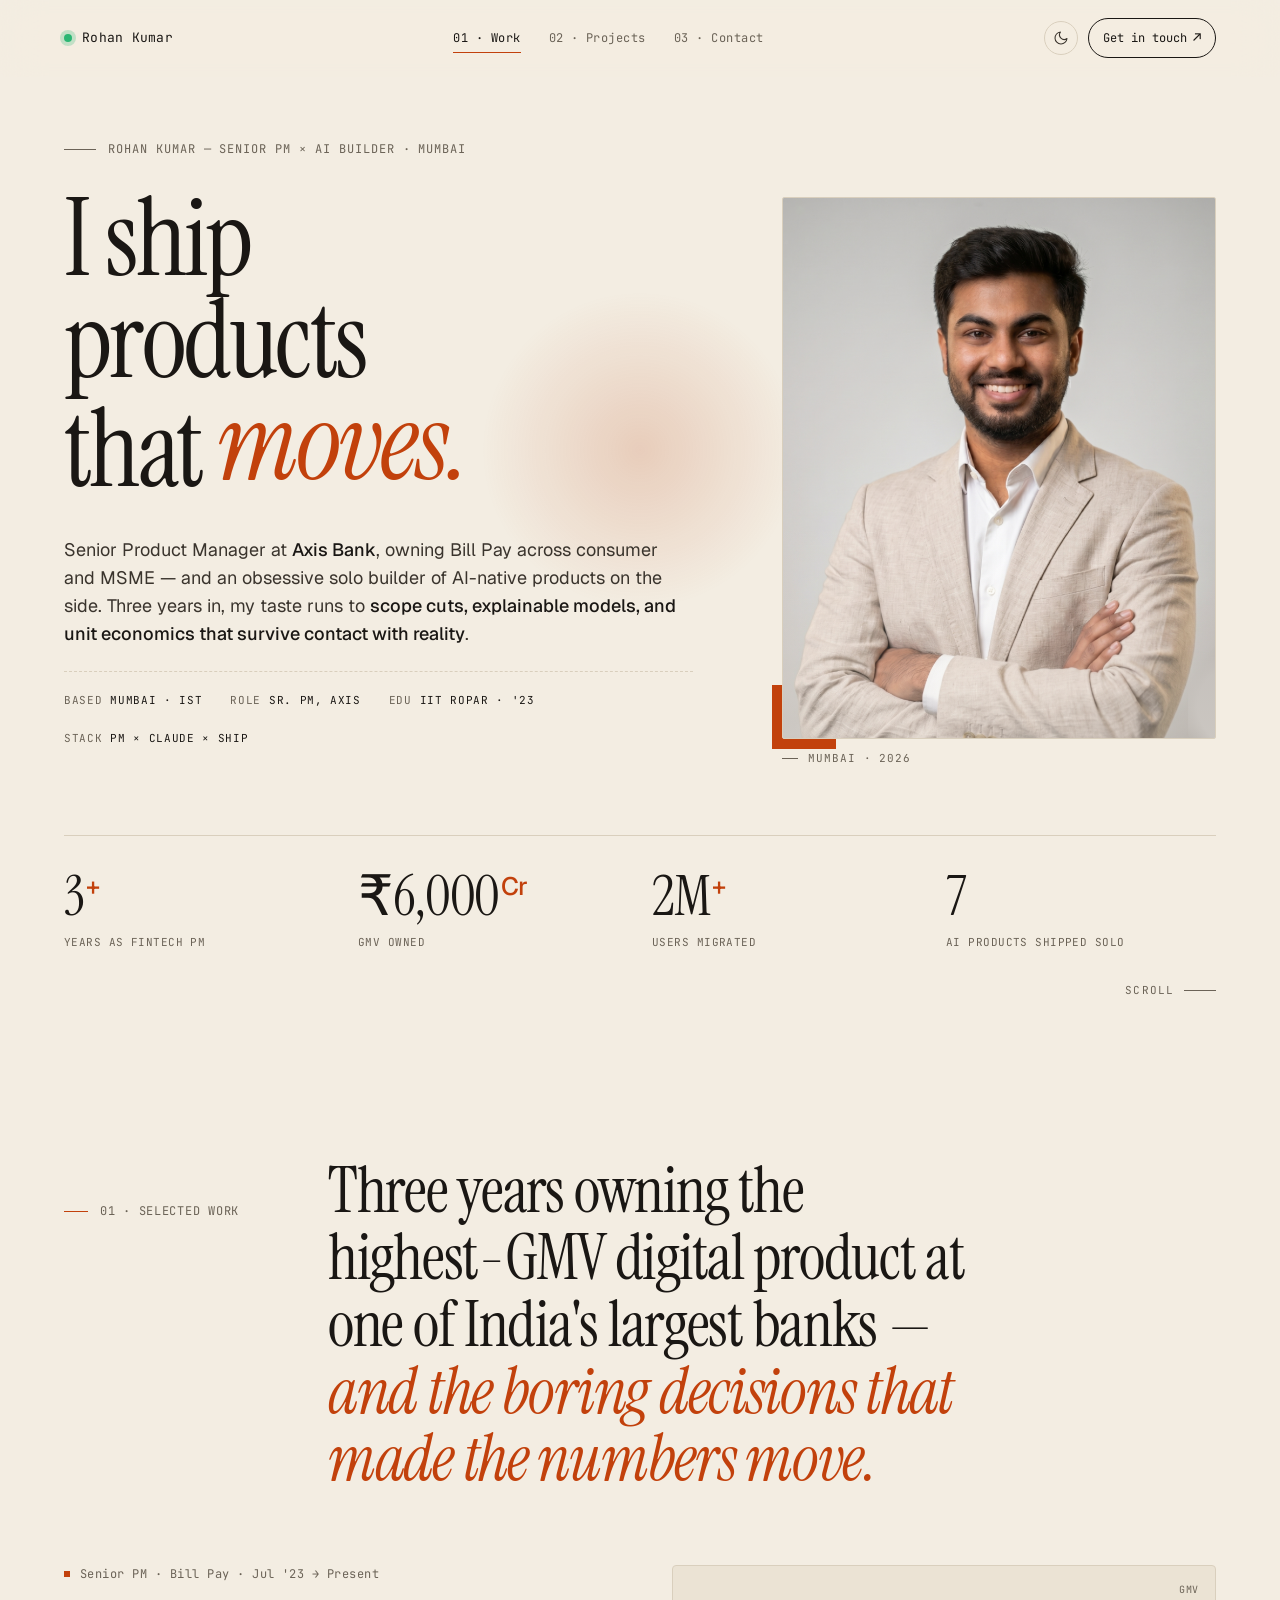
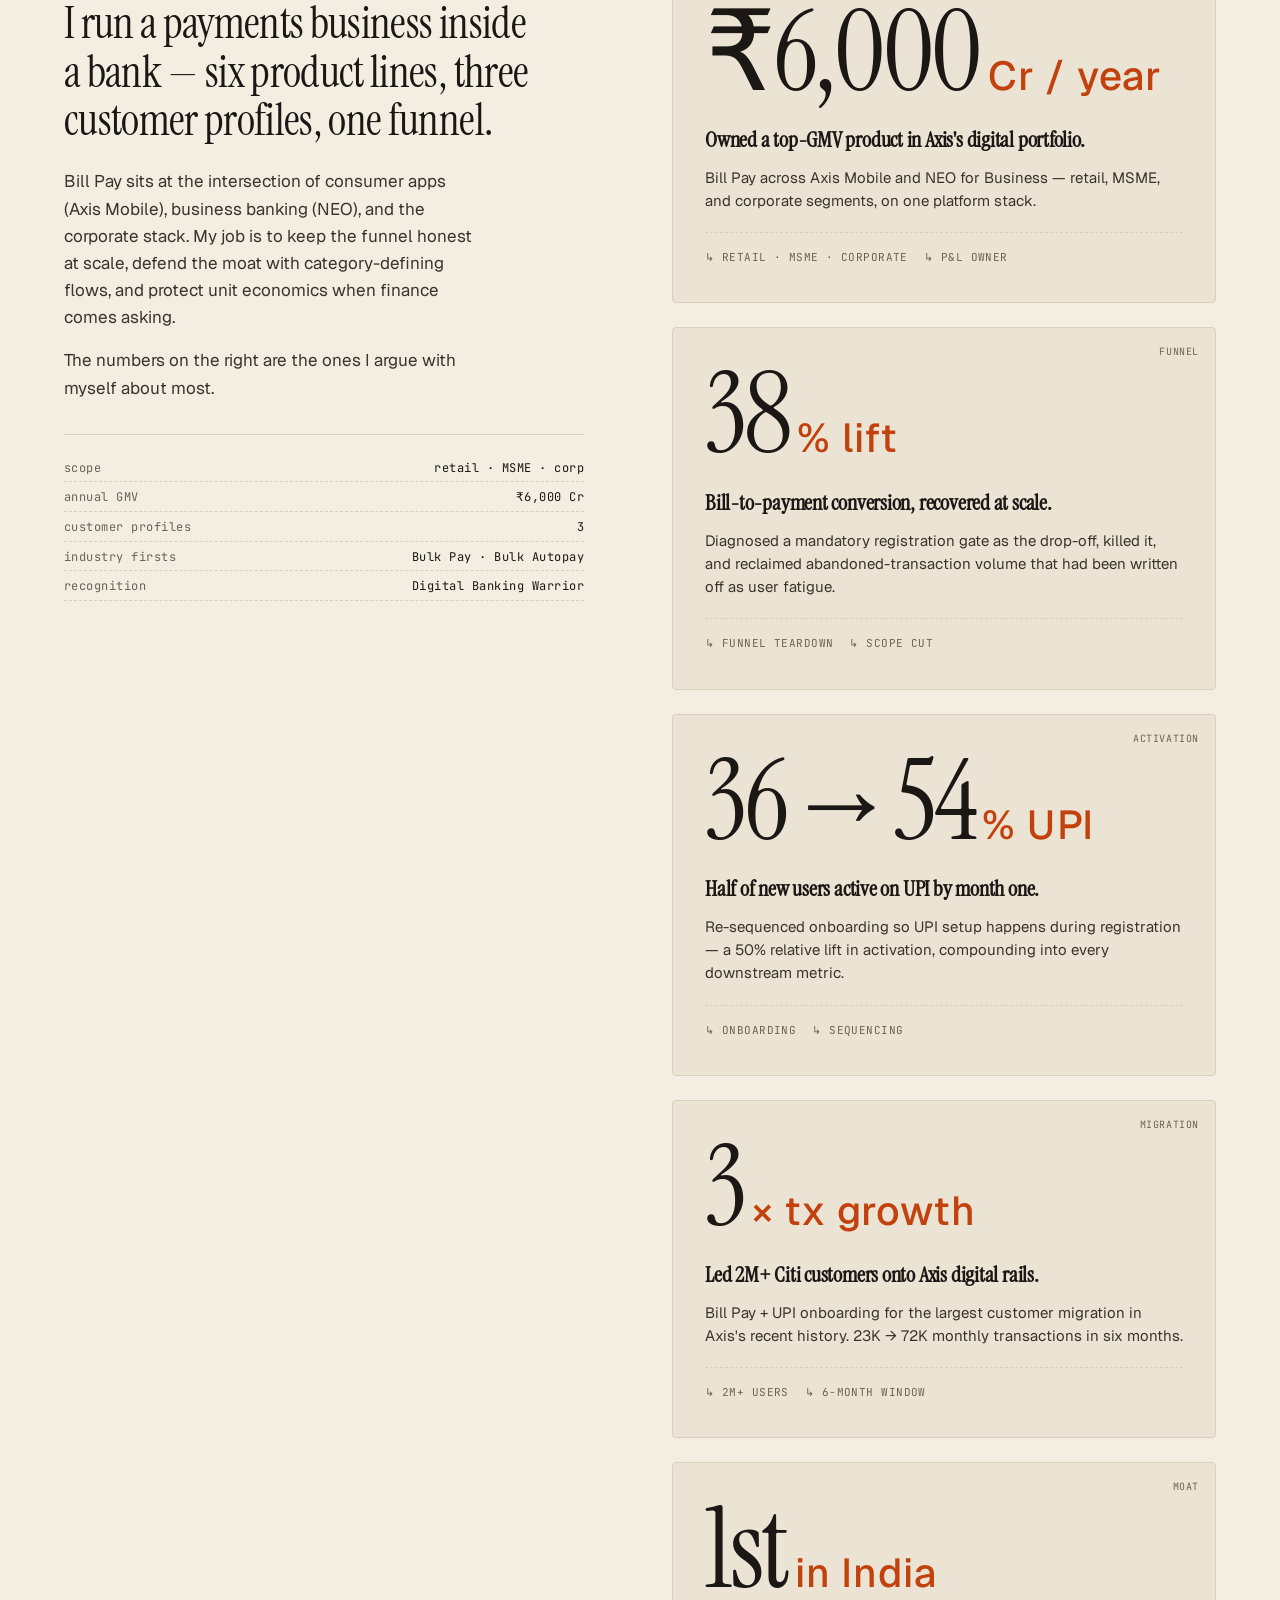
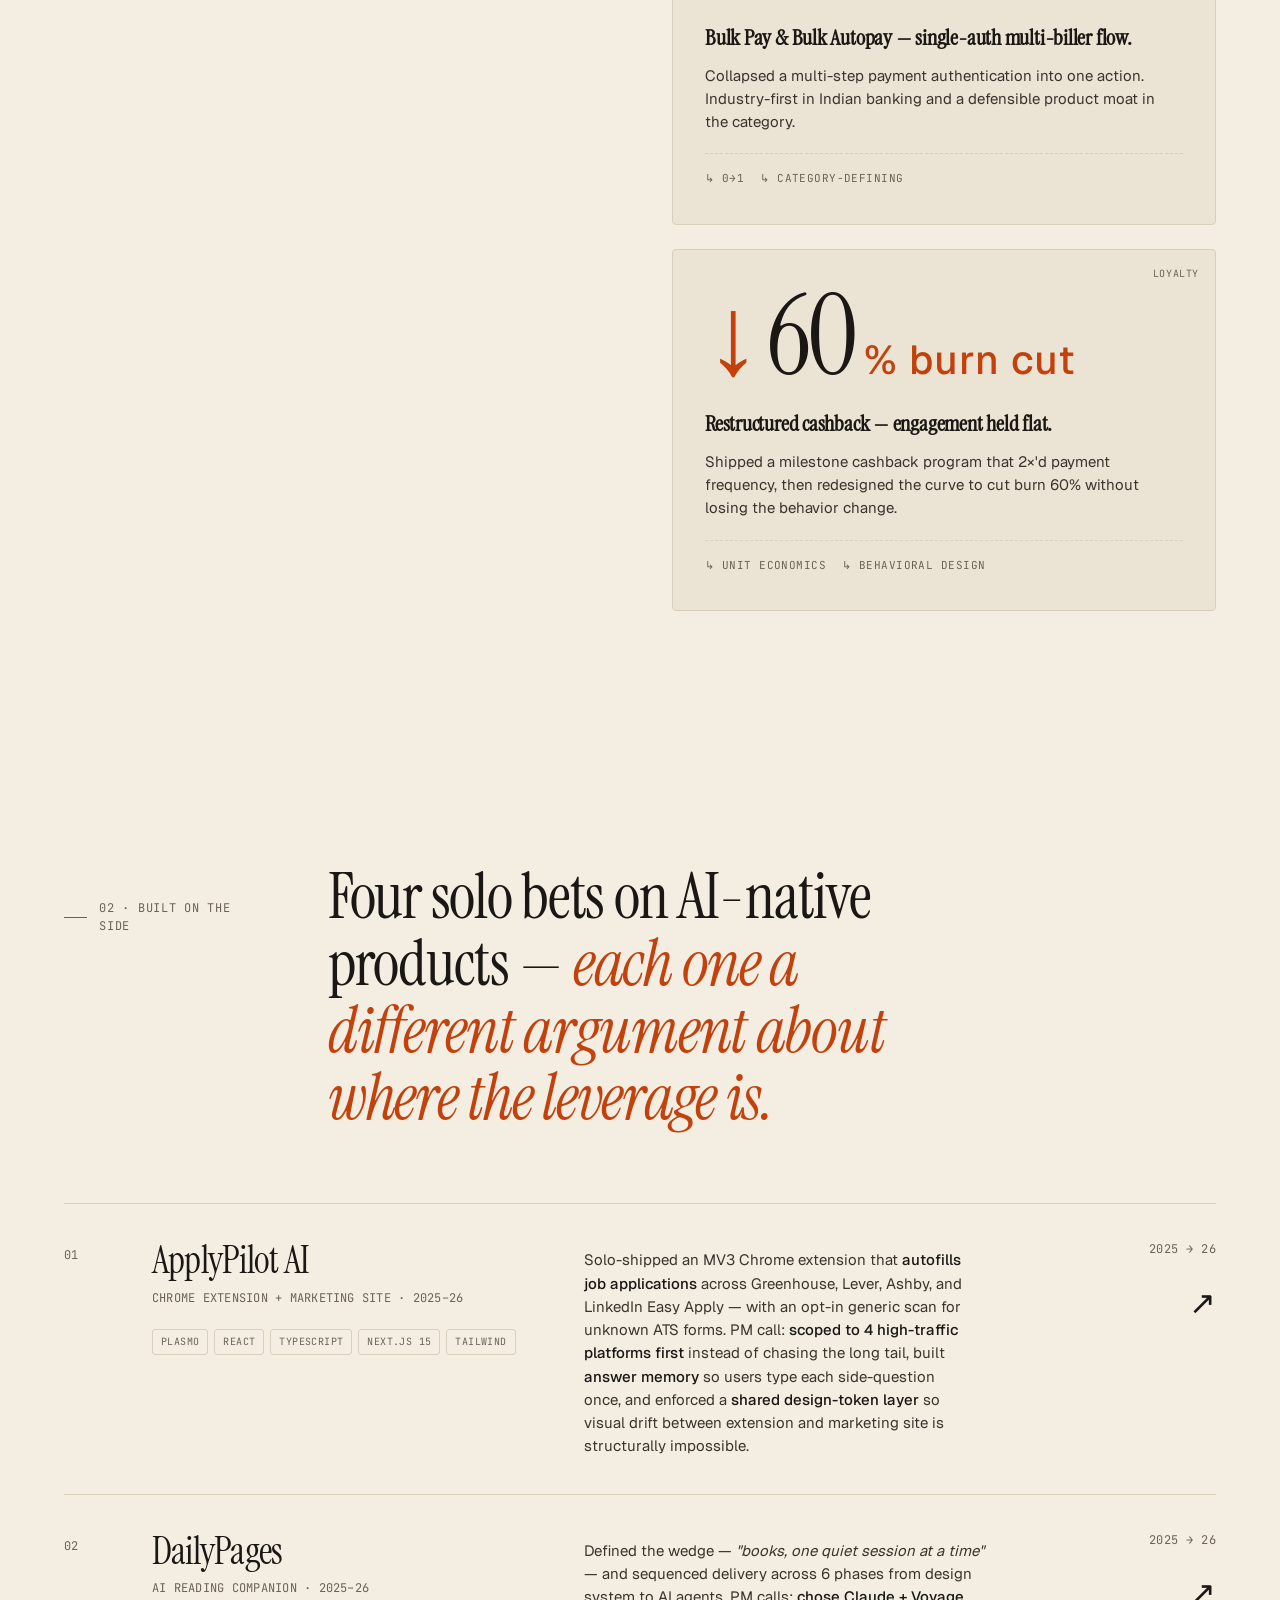
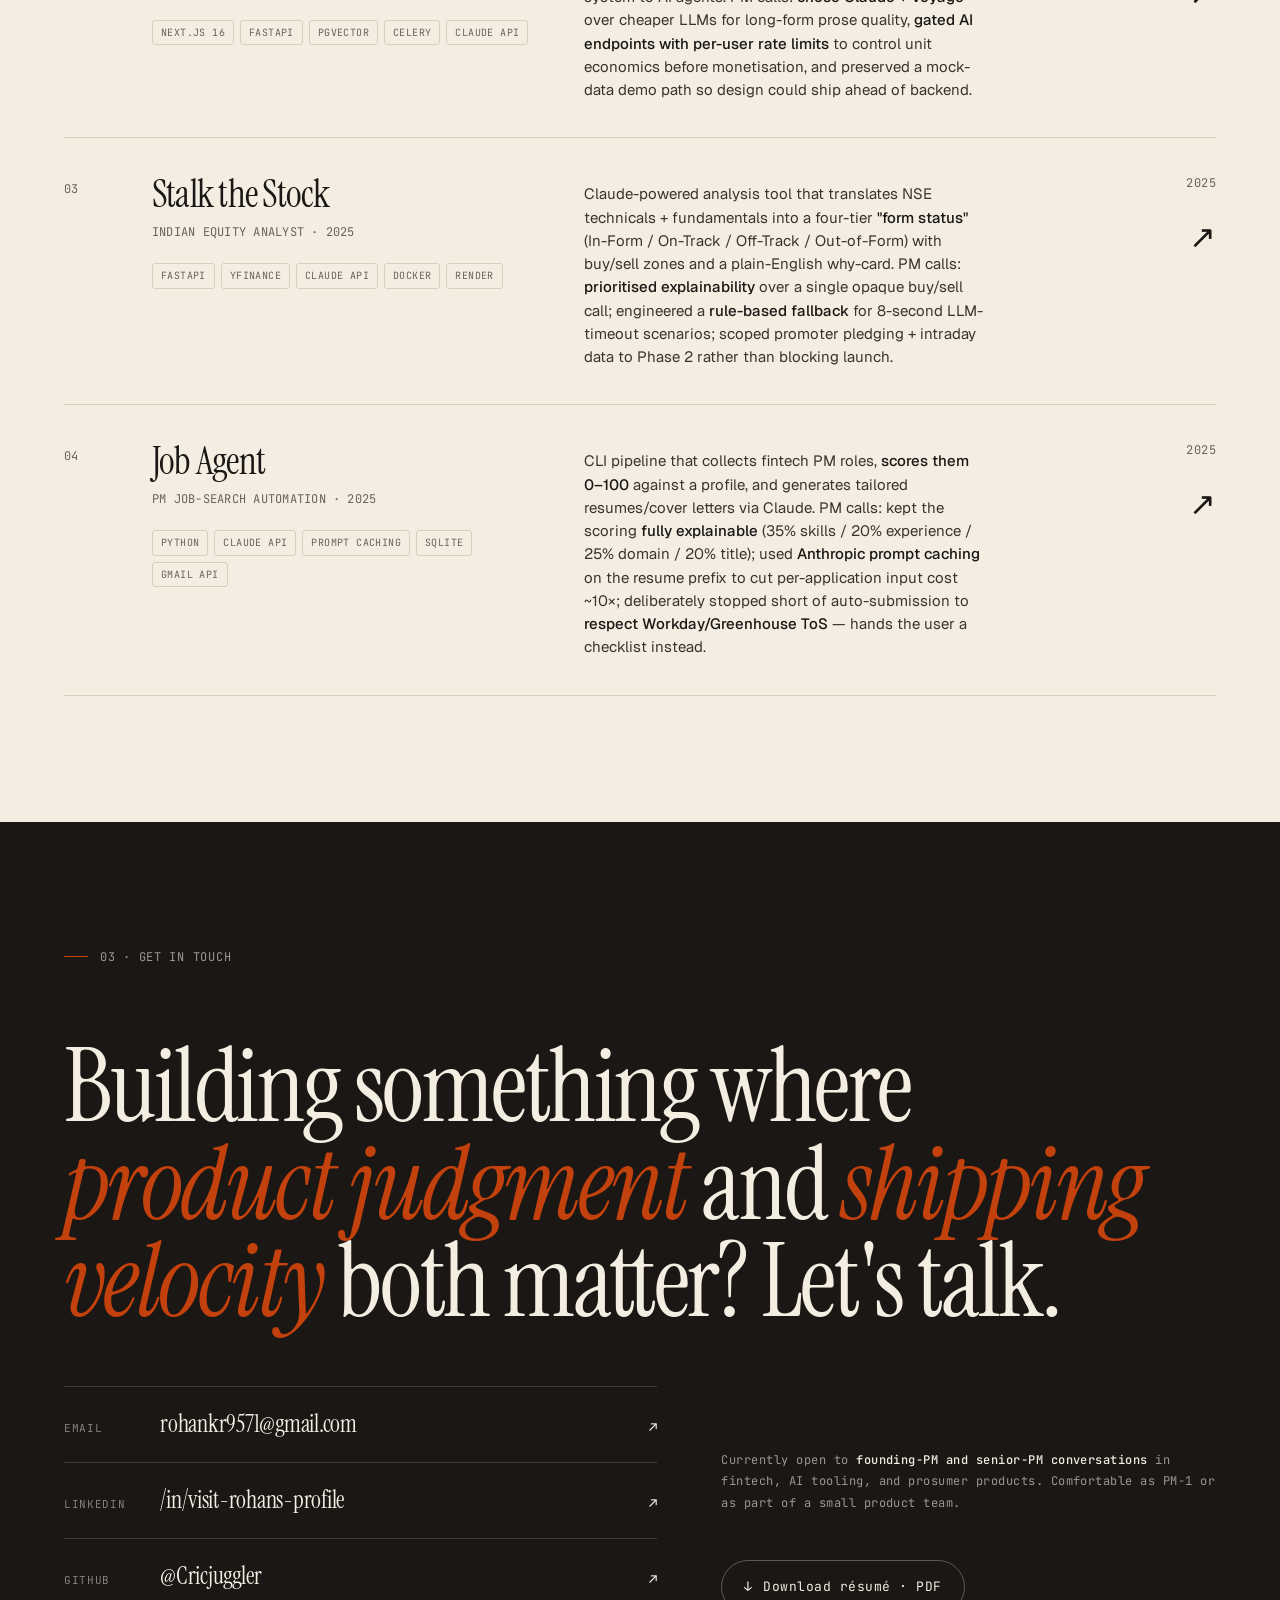
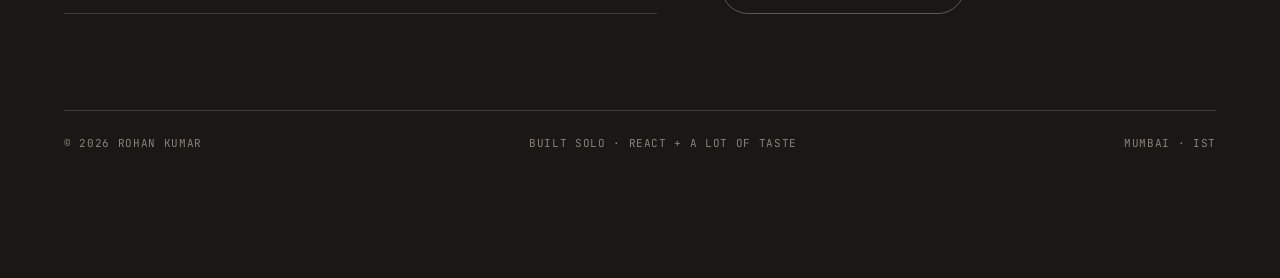
<file: index.html>
<!doctype html>
<html lang="en">
<head>
<meta charset="utf-8" />
<meta name="viewport" content="width=device-width, initial-scale=1, viewport-fit=cover" />
<title>Rohan Kumar — Senior PM × AI Builder</title>
<meta name="description" content="Senior Product Manager at Axis Bank, owning ₹6,000 Cr GMV in digital payments. Solo builder of AI-native fintech and prosumer products. Mumbai, India." />
<meta name="author" content="Rohan Kumar" />

<meta property="og:type" content="website" />
<meta property="og:title" content="Rohan Kumar — Senior PM × AI Builder" />
<meta property="og:description" content="Senior Product Manager at Axis Bank, owning ₹6,000 Cr GMV in digital payments. Solo builder of AI-native fintech and prosumer products." />
<meta property="og:image" content="assets/og-image.png" />
<meta property="og:image:width" content="1200" />
<meta property="og:image:height" content="630" />
<meta name="twitter:card" content="summary_large_image" />
<meta name="twitter:image" content="assets/og-image.png" />

<link rel="icon" type="image/svg+xml" href="favicon.svg" />

<link rel="preconnect" href="https://fonts.googleapis.com" />
<link rel="preconnect" href="https://fonts.gstatic.com" crossorigin />
<link rel="preload" as="image" href="assets/rohan-portrait.png" fetchpriority="high" />
<link rel="stylesheet" href="https://fonts.googleapis.com/css2?family=Instrument+Serif:ital@0;1&family=Geist:wght@300;400;500;600&family=JetBrains+Mono:wght@400;500&display=swap" />

<link rel="stylesheet" href="styles.css" />

<script>
  // Inline theme bootstrap — runs before paint to prevent flash.
  // Light is the default; OS prefers-color-scheme is intentionally ignored —
  // the editorial cream identity is the brand surface. Users who want dark
  // can flip the toggle and their choice persists.
  (() => {
    try {
      const saved = localStorage.getItem('theme');
      document.documentElement.setAttribute('data-theme', saved || 'light');
    } catch (e) { /* localStorage blocked — falls through to default light via the attr below */ }
  })();
</script>
</head>
<body>

<div class="scroll-progress" id="scroll-progress"></div>

<div class="cursor-blob" id="cursor-blob" aria-hidden="true"></div>

<nav class="nav" id="nav">
  <div class="nav-inner">
    <a href="#top" class="nav-brand">
      <span class="dot"></span>
      <span>Rohan Kumar</span>
    </a>
    <div class="nav-links" id="nav-links">
      <a href="#work">01 · Work</a>
      <a href="#projects">02 · Projects</a>
      <a href="#contact">03 · Contact</a>
    </div>
    <div class="nav-right">
      <button class="theme-toggle" id="theme-toggle" type="button" aria-label="Toggle dark mode" title="Toggle theme">
        <svg class="icon-sun" viewBox="0 0 24 24" width="16" height="16" fill="none" stroke="currentColor" stroke-width="1.6" stroke-linecap="round" stroke-linejoin="round" aria-hidden="true">
          <circle cx="12" cy="12" r="4"/>
          <path d="M12 2v2M12 20v2M4.93 4.93l1.41 1.41M17.66 17.66l1.41 1.41M2 12h2M20 12h2M4.93 19.07l1.41-1.41M17.66 6.34l1.41-1.41"/>
        </svg>
        <svg class="icon-moon" viewBox="0 0 24 24" width="16" height="16" fill="none" stroke="currentColor" stroke-width="1.6" stroke-linecap="round" stroke-linejoin="round" aria-hidden="true">
          <path d="M21 12.79A9 9 0 1 1 11.21 3 7 7 0 0 0 21 12.79z"/>
        </svg>
      </button>
      <a class="nav-cta" href="#contact">Get in touch <span style="font-size:14px">↗</span></a>
    </div>
  </div>
</nav>

<!-- ───────── Hero ───────── -->
<section id="top" class="hero">
  <div class="shell">
    <div class="hero-eyebrow">
      <span class="bar"></span>
      <span>Rohan Kumar — Senior PM × AI Builder · Mumbai</span>
    </div>

    <div class="hero-top">
      <div class="hero-left">
        <h1 class="hero-headline">
          I ship<br>
          products<br>
          that
          <span class="swap">
            <span class="swap-track">
              <span class="swap-word">moves.</span>
              <span class="swap-word">scales.</span>
              <span class="swap-word">explains.</span>
              <span class="swap-word">moves.</span>
            </span>
          </span>
        </h1>

        <div class="hero-sub">
          <p class="hero-blurb">
            Senior Product Manager at <b>Axis Bank</b>, owning Bill Pay across consumer and MSME — and an obsessive solo builder of AI-native products on the side. Three years in, my taste runs to <b>scope cuts, explainable models, and unit economics that survive contact with reality</b>.
          </p>
          <div class="hero-meta-inline">
            <div class="item"><span class="k">based</span><span class="v">Mumbai · IST</span></div>
            <div class="item"><span class="k">role</span><span class="v">Sr. PM, Axis</span></div>
            <div class="item"><span class="k">edu</span><span class="v">IIT Ropar · '23</span></div>
            <div class="item"><span class="k">stack</span><span class="v">PM × Claude × ship</span></div>
          </div>
        </div>
      </div>

      <div class="hero-portrait">
        <div class="accent-corner"></div>
        <div class="frame">
          <img src="assets/rohan-portrait.png" alt="Rohan Kumar" width="1000" height="1000" decoding="async" />
        </div>
        <div class="caption">
          <span class="bar"></span>
          <span>Mumbai · 2026</span>
        </div>
      </div>
    </div>

    <div class="hero-strip">
      <div class="stat">
        <div class="n">3<sup>+</sup></div>
        <div class="l">years as fintech PM</div>
      </div>
      <div class="stat">
        <div class="n">₹6,000<sup>Cr</sup></div>
        <div class="l">GMV owned</div>
      </div>
      <div class="stat">
        <div class="n">2M<sup>+</sup></div>
        <div class="l">users migrated</div>
      </div>
      <div class="stat">
        <div class="n">7</div>
        <div class="l">AI products shipped solo</div>
      </div>
    </div>
  </div>

  <div class="hero-scroll-hint">
    <span>scroll</span>
    <span class="line"></span>
  </div>
</section>

<!-- ───────── Axis Impact ───────── -->
<section id="work" class="axis">
  <div class="shell">
    <div class="section-head reveal">
      <div class="label">01 · Selected work</div>
      <h2>
        Three years owning the highest-GMV digital product at one of India's largest banks — <em>and the boring decisions that made the numbers move.</em>
      </h2>
    </div>

    <div class="axis-stage">
      <div class="axis-narrative reveal">
        <div class="role">
          <span class="pip"></span>
          <span>Senior PM · Bill Pay · Jul '23 → Present</span>
        </div>
        <h3>
          I run a payments business inside a bank — six product lines, three customer profiles, one funnel.
        </h3>
        <p>
          Bill Pay sits at the intersection of consumer apps (Axis Mobile), business banking (NEO), and the corporate stack. My job is to keep the funnel honest at scale, defend the moat with category-defining flows, and protect unit economics when finance comes asking.
        </p>
        <p>
          The numbers on the right are the ones I argue with myself about most.
        </p>
        <div class="ledger">
          <div class="l"><span>scope</span><span class="v">retail · MSME · corp</span></div>
          <div class="l"><span>annual GMV</span><span class="v">₹6,000 Cr</span></div>
          <div class="l"><span>customer profiles</span><span class="v">3</span></div>
          <div class="l"><span>industry firsts</span><span class="v">Bulk Pay · Bulk Autopay</span></div>
          <div class="l"><span>recognition</span><span class="v">Digital Banking Warrior</span></div>
        </div>
      </div>

      <div class="axis-metrics">
        <article class="metric-card">
          <span class="tag">GMV</span>
          <div class="num">₹6,000<span class="unit">Cr / year</span></div>
          <h4 class="title">Owned a top-GMV product in Axis's digital portfolio.</h4>
          <p class="blurb">Bill Pay across Axis Mobile and NEO for Business — retail, MSME, and corporate segments, on one platform stack.</p>
          <div class="meta">
            <span>↳ Retail · MSME · Corporate</span>
            <span>↳ P&amp;L owner</span>
          </div>
        </article>

        <article class="metric-card">
          <span class="tag">Funnel</span>
          <div class="num">38<span class="unit">% lift</span></div>
          <h4 class="title">Bill-to-payment conversion, recovered at scale.</h4>
          <p class="blurb">Diagnosed a mandatory registration gate as the drop-off, killed it, and reclaimed abandoned-transaction volume that had been written off as user fatigue.</p>
          <div class="meta">
            <span>↳ Funnel teardown</span>
            <span>↳ Scope cut</span>
          </div>
        </article>

        <article class="metric-card">
          <span class="tag">Activation</span>
          <div class="num">36→54<span class="unit">% UPI</span></div>
          <h4 class="title">Half of new users active on UPI by month one.</h4>
          <p class="blurb">Re-sequenced onboarding so UPI setup happens during registration — a 50% relative lift in activation, compounding into every downstream metric.</p>
          <div class="meta">
            <span>↳ Onboarding</span>
            <span>↳ Sequencing</span>
          </div>
        </article>

        <article class="metric-card">
          <span class="tag">Migration</span>
          <div class="num">3<span class="unit">× tx growth</span></div>
          <h4 class="title">Led 2M+ Citi customers onto Axis digital rails.</h4>
          <p class="blurb">Bill Pay + UPI onboarding for the largest customer migration in Axis's recent history. 23K → 72K monthly transactions in six months.</p>
          <div class="meta">
            <span>↳ 2M+ users</span>
            <span>↳ 6-month window</span>
          </div>
        </article>

        <article class="metric-card">
          <span class="tag">Moat</span>
          <div class="num">1st<span class="unit">in India</span></div>
          <h4 class="title">Bulk Pay &amp; Bulk Autopay — single-auth multi-biller flow.</h4>
          <p class="blurb">Collapsed a multi-step payment authentication into one action. Industry-first in Indian banking and a defensible product moat in the category.</p>
          <div class="meta">
            <span>↳ 0→1</span>
            <span>↳ Category-defining</span>
          </div>
        </article>

        <article class="metric-card">
          <span class="tag">Loyalty</span>
          <div class="num"><span class="sym">↓</span>60<span class="unit">% burn cut</span></div>
          <h4 class="title">Restructured cashback — engagement held flat.</h4>
          <p class="blurb">Shipped a milestone cashback program that 2×'d payment frequency, then redesigned the curve to cut burn 60% without losing the behavior change.</p>
          <div class="meta">
            <span>↳ Unit economics</span>
            <span>↳ Behavioral design</span>
          </div>
        </article>
      </div>
    </div>
  </div>
</section>

<!-- ───────── Projects ───────── -->
<section id="projects" class="projects">
  <div class="shell">
    <div class="section-head reveal">
      <div class="label">02 · Built on the side</div>
      <h2>
        Four solo bets on AI-native products — <em>each one a different argument about where the leverage is.</em>
      </h2>
    </div>

    <div class="project-list">
      <div class="project-row reveal">
        <div class="pr-num">01</div>
        <div class="pr-main">
          <h3>ApplyPilot AI</h3>
          <span class="pr-tagline">Chrome Extension + Marketing Site · 2025–26</span>
          <div class="pr-stack">
            <span>Plasmo</span><span>React</span><span>TypeScript</span><span>Next.js 15</span><span>Tailwind</span>
          </div>
        </div>
        <div class="pr-desc">
          Solo-shipped an MV3 Chrome extension that <b>autofills job applications</b> across Greenhouse, Lever, Ashby, and LinkedIn Easy Apply — with an opt-in generic scan for unknown ATS forms. PM call: <b>scoped to 4 high-traffic platforms first</b> instead of chasing the long tail, built <b>answer memory</b> so users type each side-question once, and enforced a <b>shared design-token layer</b> so visual drift between extension and marketing site is structurally impossible.
        </div>
        <div class="pr-side">
          <span class="pr-year">2025 → 26</span>
          <span class="pr-arrow">↗</span>
        </div>
      </div>

      <div class="project-row reveal">
        <div class="pr-num">02</div>
        <div class="pr-main">
          <h3>DailyPages</h3>
          <span class="pr-tagline">AI Reading Companion · 2025–26</span>
          <div class="pr-stack">
            <span>Next.js 16</span><span>FastAPI</span><span>pgvector</span><span>Celery</span><span>Claude API</span>
          </div>
        </div>
        <div class="pr-desc">
          Defined the wedge — <em>"books, one quiet session at a time"</em> — and sequenced delivery across 6 phases from design system to AI agents. PM calls: <b>chose Claude + Voyage</b> over cheaper LLMs for long-form prose quality, <b>gated AI endpoints with per-user rate limits</b> to control unit economics before monetisation, and preserved a mock-data demo path so design could ship ahead of backend.
        </div>
        <div class="pr-side">
          <span class="pr-year">2025 → 26</span>
          <span class="pr-arrow">↗</span>
        </div>
      </div>

      <div class="project-row reveal">
        <div class="pr-num">03</div>
        <div class="pr-main">
          <h3>Stalk the Stock</h3>
          <span class="pr-tagline">Indian Equity Analyst · 2025</span>
          <div class="pr-stack">
            <span>FastAPI</span><span>yfinance</span><span>Claude API</span><span>Docker</span><span>Render</span>
          </div>
        </div>
        <div class="pr-desc">
          Claude-powered analysis tool that translates NSE technicals + fundamentals into a four-tier <b>"form status"</b> (In-Form / On-Track / Off-Track / Out-of-Form) with buy/sell zones and a plain-English why-card. PM calls: <b>prioritised explainability</b> over a single opaque buy/sell call; engineered a <b>rule-based fallback</b> for 8-second LLM-timeout scenarios; scoped promoter pledging + intraday data to Phase 2 rather than blocking launch.
        </div>
        <div class="pr-side">
          <span class="pr-year">2025</span>
          <span class="pr-arrow">↗</span>
        </div>
      </div>

      <div class="project-row reveal">
        <div class="pr-num">04</div>
        <div class="pr-main">
          <h3>Job Agent</h3>
          <span class="pr-tagline">PM Job-Search Automation · 2025</span>
          <div class="pr-stack">
            <span>Python</span><span>Claude API</span><span>Prompt Caching</span><span>SQLite</span><span>Gmail API</span>
          </div>
        </div>
        <div class="pr-desc">
          CLI pipeline that collects fintech PM roles, <b>scores them 0–100</b> against a profile, and generates tailored resumes/cover letters via Claude. PM calls: kept the scoring <b>fully explainable</b> (35% skills / 20% experience / 25% domain / 20% title); used <b>Anthropic prompt caching</b> on the resume prefix to cut per-application input cost ~10×; deliberately stopped short of auto-submission to <b>respect Workday/Greenhouse ToS</b> — hands the user a checklist instead.
        </div>
        <div class="pr-side">
          <span class="pr-year">2025</span>
          <span class="pr-arrow">↗</span>
        </div>
      </div>
    </div>
  </div>
</section>

<!-- ───────── Contact ───────── -->
<section id="contact" class="contact">
  <div class="shell">
    <div class="section-head reveal">
      <div class="label">03 · Get in touch</div>
    </div>

    <h2 class="contact-cta reveal">
      Building something where <em>product judgment</em> and <em>shipping velocity</em> both matter? Let's talk.
    </h2>

    <div class="contact-grid">
      <div class="contact-links">
        <a class="contact-link" href="mailto:rohankr9571@gmail.com">
          <span class="k">Email</span>
          <span class="v">rohankr9571@gmail.com</span>
          <span class="a">↗</span>
        </a>
        <a class="contact-link" href="https://www.linkedin.com/in/visit-rohans-profile/" target="_blank" rel="noreferrer">
          <span class="k">LinkedIn</span>
          <span class="v">/in/visit-rohans-profile</span>
          <span class="a">↗</span>
        </a>
        <a class="contact-link" href="https://github.com/Cricjuggler" target="_blank" rel="noreferrer">
          <span class="k">GitHub</span>
          <span class="v">@Cricjuggler</span>
          <span class="a">↗</span>
        </a>
      </div>

      <div class="contact-side">
        Currently open to <b>founding-PM and senior-PM conversations</b> in fintech, AI tooling, and prosumer products. Comfortable as PM-1 or as part of a small product team.
        <br><br>
        <a class="download" href="assets/Rohan_Kumar_Resume.pdf" download="Rohan_Kumar_Resume.pdf">
          <span>↓</span> Download résumé · PDF
        </a>
      </div>
    </div>

    <div class="contact-foot">
      <span>© <span id="year">2026</span> Rohan Kumar</span>
      <span>Built solo · React + a lot of taste</span>
      <span>Mumbai · IST</span>
    </div>
  </div>
</section>

<script src="app.js"></script>
</body>
</html>
</file>
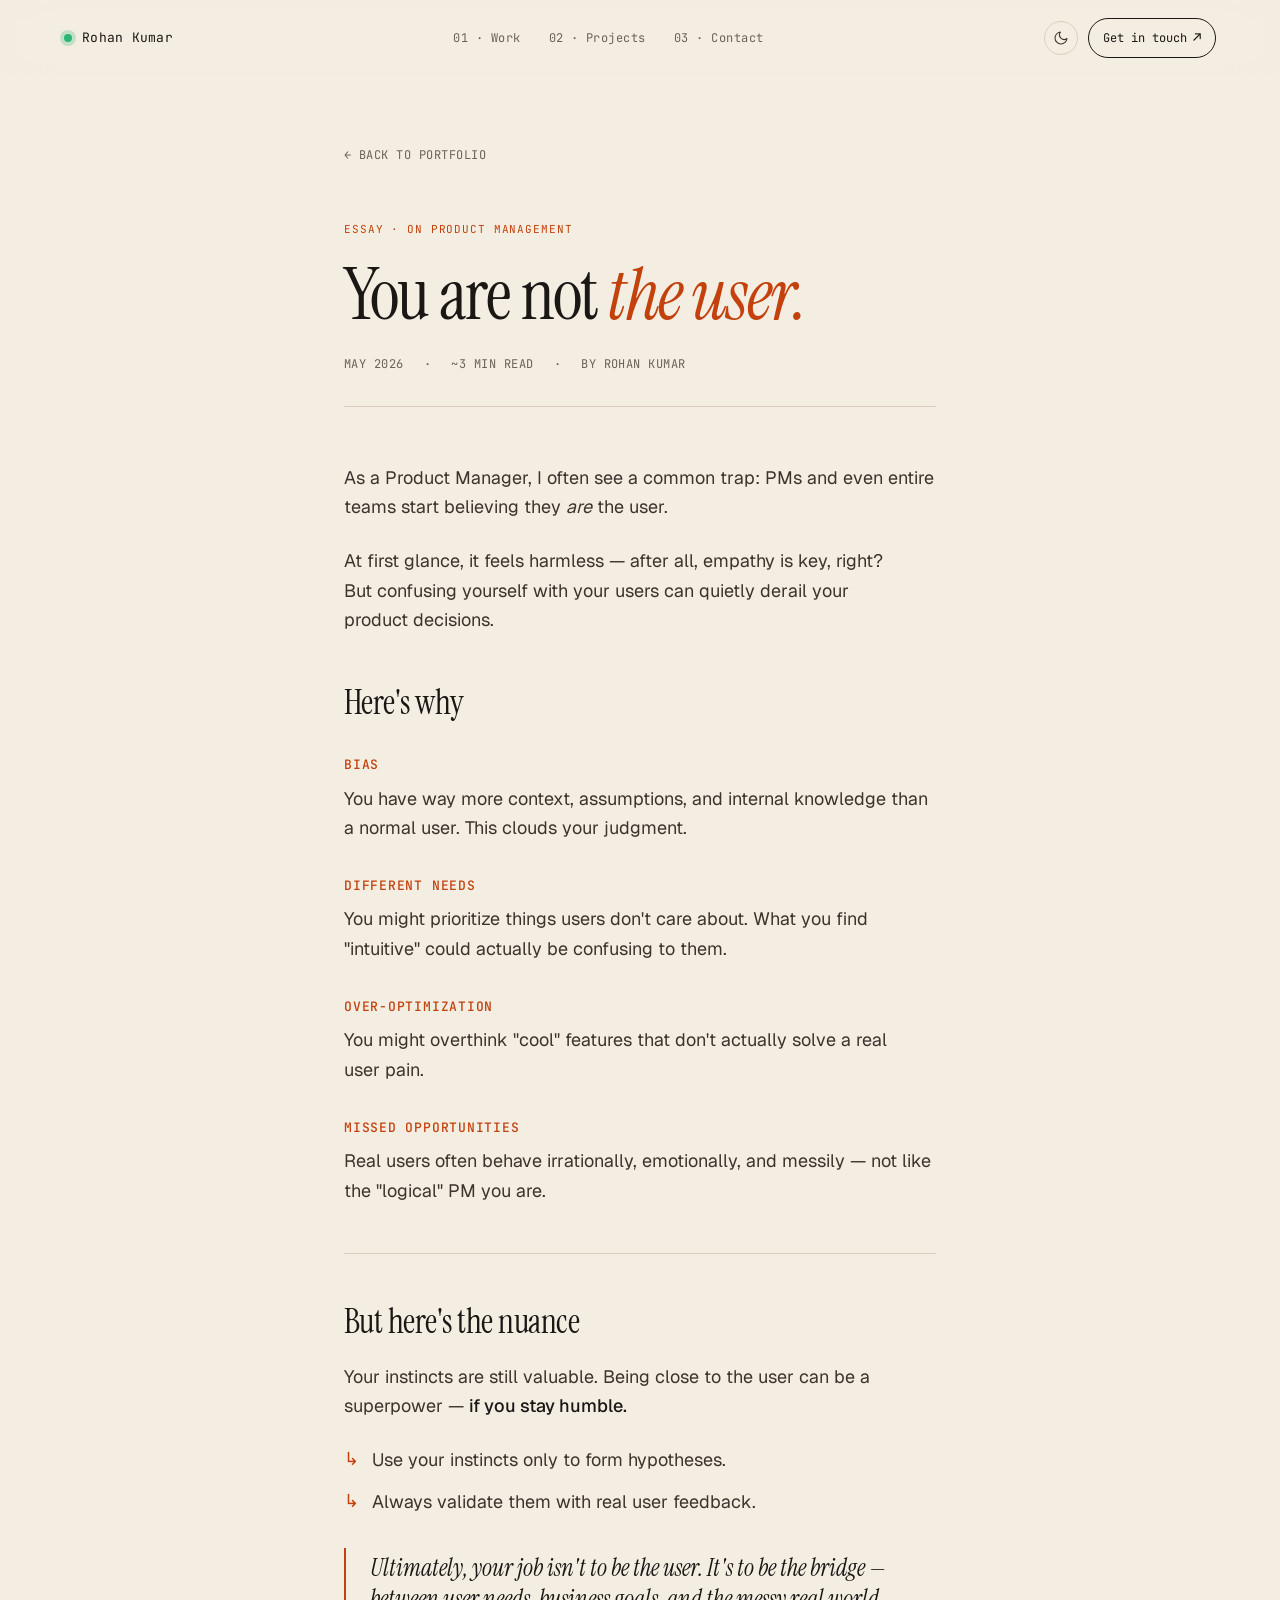
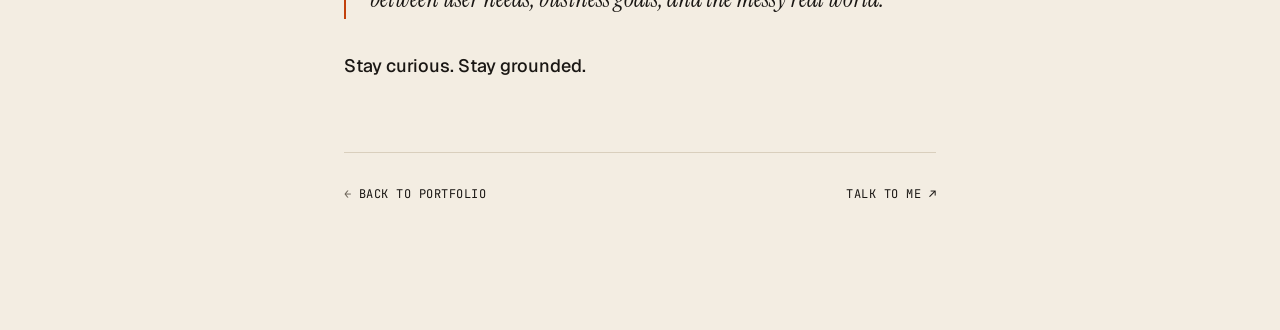
<file: essays/you-are-not-the-user.html>
<!doctype html>
<html lang="en">
<head>
<meta charset="utf-8" />
<meta name="viewport" content="width=device-width, initial-scale=1, viewport-fit=cover" />
<title>You are not the user · Rohan Kumar</title>
<meta name="description" content="A short essay on the common PM trap of confusing yourself with your users — and how to keep your instincts useful without letting them mislead you." />
<meta name="author" content="Rohan Kumar" />

<meta property="og:type" content="article" />
<meta property="og:title" content="You are not the user · Rohan Kumar" />
<meta property="og:description" content="A common PM trap — confusing yourself with the user — and how to keep your instincts useful without letting them mislead you." />
<meta property="og:image" content="../assets/og-image.png" />
<meta name="twitter:card" content="summary_large_image" />

<link rel="icon" type="image/svg+xml" href="../favicon.svg" />

<link rel="preconnect" href="https://fonts.googleapis.com" />
<link rel="preconnect" href="https://fonts.gstatic.com" crossorigin />
<link rel="stylesheet" href="https://fonts.googleapis.com/css2?family=Instrument+Serif:ital@0;1&family=Geist:wght@300;400;500;600&family=JetBrains+Mono:wght@400;500&display=swap" />

<link rel="stylesheet" href="../styles.css" />

<script>
  (() => {
    try {
      const saved = localStorage.getItem('theme');
      document.documentElement.setAttribute('data-theme', saved || 'light');
    } catch (e) {}
  })();
</script>
</head>
<body>

<div class="scroll-progress" id="scroll-progress"></div>

<nav class="nav" id="nav">
  <div class="nav-inner">
    <a href="../index.html#top" class="nav-brand">
      <span class="dot"></span>
      <span>Rohan Kumar</span>
    </a>
    <div class="nav-links" id="nav-links">
      <a href="../index.html#work">01 · Work</a>
      <a href="../index.html#projects">02 · Projects</a>
      <a href="../index.html#contact">03 · Contact</a>
    </div>
    <div class="nav-right">
      <button class="theme-toggle" id="theme-toggle" type="button" aria-label="Toggle dark mode" title="Toggle theme">
        <svg class="icon-sun" viewBox="0 0 24 24" width="16" height="16" fill="none" stroke="currentColor" stroke-width="1.6" stroke-linecap="round" stroke-linejoin="round" aria-hidden="true">
          <circle cx="12" cy="12" r="4"/>
          <path d="M12 2v2M12 20v2M4.93 4.93l1.41 1.41M17.66 17.66l1.41 1.41M2 12h2M20 12h2M4.93 19.07l1.41-1.41M17.66 6.34l1.41-1.41"/>
        </svg>
        <svg class="icon-moon" viewBox="0 0 24 24" width="16" height="16" fill="none" stroke="currentColor" stroke-width="1.6" stroke-linecap="round" stroke-linejoin="round" aria-hidden="true">
          <path d="M21 12.79A9 9 0 1 1 11.21 3 7 7 0 0 0 21 12.79z"/>
        </svg>
      </button>
      <a class="nav-cta" href="../index.html#contact">Get in touch <span style="font-size:14px">↗</span></a>
    </div>
  </div>
</nav>

<article class="essay">
  <div class="essay-shell">
    <a class="essay-back" href="../index.html">← Back to portfolio</a>

    <header class="essay-header">
      <div class="essay-eyebrow">Essay · On Product Management</div>
      <h1 class="essay-title">You are not <em>the user.</em></h1>
      <div class="essay-meta">
        <span>May 2026</span>
        <span>·</span>
        <span>~3 min read</span>
        <span>·</span>
        <span>By Rohan Kumar</span>
      </div>
    </header>

    <div class="essay-body">
      <p>As a Product Manager, I often see a common trap: PMs and even entire teams start believing they <em>are</em> the user.</p>

      <p>At first glance, it feels harmless — after all, empathy is key, right? But confusing yourself with your users can quietly derail your product decisions.</p>

      <h2>Here's why</h2>

      <h3>Bias</h3>
      <p>You have way more context, assumptions, and internal knowledge than a normal user. This clouds your judgment.</p>

      <h3>Different needs</h3>
      <p>You might prioritize things users don't care about. What you find "intuitive" could actually be confusing to them.</p>

      <h3>Over-optimization</h3>
      <p>You might overthink "cool" features that don't actually solve a real user pain.</p>

      <h3>Missed opportunities</h3>
      <p>Real users often behave irrationally, emotionally, and messily — not like the "logical" PM you are.</p>

      <hr />

      <h2>But here's the nuance</h2>

      <p>Your instincts are still valuable. Being close to the user can be a superpower — <strong>if you stay humble.</strong></p>

      <ul>
        <li>Use your instincts only to form hypotheses.</li>
        <li>Always validate them with real user feedback.</li>
      </ul>

      <blockquote>Ultimately, your job isn't to be the user. It's to be the bridge — between user needs, business goals, and the messy real world.</blockquote>

      <p><strong>Stay curious. Stay grounded.</strong></p>
    </div>

    <footer class="essay-foot">
      <span>← <a href="../index.html">Back to portfolio</a></span>
      <span><a href="../index.html#contact">Talk to me ↗</a></span>
    </footer>
  </div>
</article>

<script src="../app.js"></script>
</body>
</html>
</file>
<file: styles.css>
/* ============================================================
   Rohan Kumar — Portfolio
   Editorial × Builder
   ============================================================ */

:root {
  --bg: #f3ede2;
  --bg-2: #ebe3d4;
  --ink: #1a1714;
  --ink-2: #3a342d;
  --ink-3: #6b6357;
  --line: #d9cfbd;
  --line-soft: #e4dcc9;
  --accent: #c2410c;
  --accent-soft: #f0e5d2;
  --accent-ink: #8a2a05;

  --serif: "Instrument Serif", "Newsreader", Georgia, serif;
  --sans: "Geist", "Söhne", -apple-system, BlinkMacSystemFont, "Segoe UI", system-ui, sans-serif;
  --mono: "JetBrains Mono", "Geist Mono", ui-monospace, Menlo, monospace;

  --gutter: clamp(24px, 5vw, 72px);
  --max-w: 1320px;
  --section-pad: clamp(96px, 14vh, 180px);

  color-scheme: light;
}

[data-theme="dark"] {
  --bg: #14110d;
  --bg-2: #1c1814;
  --ink: #f3ede2;
  --ink-2: #d6cdb9;
  --ink-3: #968b78;
  --line: #2e2823;
  --line-soft: #251f1a;
  --accent: #e8743a;
  --accent-soft: #2a1c12;
  --accent-ink: #f9a878;
  color-scheme: dark;
}

[data-density="comfortable"] {
  --section-pad: clamp(96px, 14vh, 180px);
}
[data-density="compact"] {
  --section-pad: clamp(64px, 9vh, 120px);
}

* { box-sizing: border-box; margin: 0; padding: 0; }

html { scroll-behavior: smooth; }

body {
  font-family: var(--sans);
  background: var(--bg);
  color: var(--ink);
  font-size: 17px;
  line-height: 1.55;
  font-feature-settings: "ss01", "ss02", "cv11";
  -webkit-font-smoothing: antialiased;
  text-rendering: optimizeLegibility;
  overflow-x: hidden;
  transition: background 0.4s ease, color 0.4s ease;
}

::selection { background: var(--accent); color: #fff; }

a { color: inherit; text-decoration: none; }

button { font: inherit; cursor: pointer; border: none; background: none; color: inherit; }

/* ----- Layout ----- */

.shell {
  max-width: var(--max-w);
  margin: 0 auto;
  padding: 0 var(--gutter);
}

section {
  padding-top: var(--section-pad);
  padding-bottom: var(--section-pad);
  position: relative;
}

/* ----- Scroll progress ----- */
.scroll-progress {
  position: fixed;
  top: 0; left: 0;
  height: 2px;
  background: var(--accent);
  z-index: 100;
  width: 0%;
  transition: width 0.1s linear;
}

/* ----- Nav ----- */
.nav {
  position: fixed;
  top: 0; left: 0; right: 0;
  z-index: 50;
  backdrop-filter: blur(20px) saturate(140%);
  -webkit-backdrop-filter: blur(20px) saturate(140%);
  background: color-mix(in oklab, var(--bg) 75%, transparent);
  border-bottom: 1px solid transparent;
  transition: border-color 0.25s ease, background 0.25s ease;
}
.nav.scrolled { border-bottom-color: var(--line); }
.nav-inner {
  max-width: var(--max-w);
  margin: 0 auto;
  padding: 18px var(--gutter);
  display: flex;
  align-items: center;
  justify-content: space-between;
  gap: 32px;
}
.nav-brand .sub { color: var(--ink-3); }
@media (max-width: 540px) {
  .nav-inner { gap: 16px; padding: 14px var(--gutter); }
  .nav-brand .sub { display: none; }
  .nav-cta { padding: 8px 12px; font-size: 11px; }
}
.nav-brand {
  font-family: var(--mono);
  font-size: 13px;
  letter-spacing: 0.02em;
  display: flex;
  align-items: center;
  gap: 10px;
}
.nav-brand .dot {
  width: 8px; height: 8px;
  border-radius: 50%;
  background: #2bb673;
  box-shadow: 0 0 0 4px color-mix(in oklab, #2bb673 25%, transparent);
  animation: pulse 2.4s ease-in-out infinite;
}
@keyframes pulse {
  0%, 100% { box-shadow: 0 0 0 4px color-mix(in oklab, #2bb673 25%, transparent); }
  50% { box-shadow: 0 0 0 8px color-mix(in oklab, #2bb673 5%, transparent); }
}
.nav-links {
  display: flex;
  gap: 28px;
  font-family: var(--mono);
  font-size: 12px;
  color: var(--ink-3);
  letter-spacing: 0.04em;
}
.nav-links a {
  position: relative;
  transition: color 0.2s;
}
.nav-links a:hover { color: var(--ink); }
.nav-links a.active { color: var(--ink); }
.nav-links a.active::after {
  content: ""; position: absolute;
  left: 0; right: 0; bottom: -6px;
  height: 1px; background: var(--accent);
}
.nav-cta {
  display: flex; align-items: center; gap: 6px;
  padding: 8px 14px;
  border: 1px solid var(--ink);
  border-radius: 999px;
  font-family: var(--mono); font-size: 12px;
  transition: all 0.2s;
}
.nav-cta:hover { background: var(--ink); color: var(--bg); }

.nav-right {
  display: flex;
  align-items: center;
  gap: 10px;
}
.theme-toggle {
  width: 34px;
  height: 34px;
  display: inline-flex;
  align-items: center;
  justify-content: center;
  border: 1px solid var(--line);
  border-radius: 999px;
  color: var(--ink-2);
  background: transparent;
  transition: color 0.2s, border-color 0.2s, background 0.2s;
}
.theme-toggle:hover {
  color: var(--ink);
  border-color: var(--ink);
}
.theme-toggle .icon-sun { display: none; }
.theme-toggle .icon-moon { display: block; }
[data-theme="dark"] .theme-toggle .icon-sun { display: block; }
[data-theme="dark"] .theme-toggle .icon-moon { display: none; }
@media (max-width: 540px) {
  .theme-toggle { width: 30px; height: 30px; }
}

@media (max-width: 720px) {
  .nav-links { display: none; }
}

/* ----- Hero ----- */
.hero {
  min-height: 100vh;
  display: flex;
  flex-direction: column;
  justify-content: center;
  padding-top: 140px;
  padding-bottom: 80px;
  position: relative;
}
@media (max-width: 540px) {
  .hero { padding-top: 110px; padding-bottom: 64px; }
  .hero-scroll-hint { display: none; }
  body { font-size: 16px; }
  .project-row { grid-template-columns: 24px 1fr; gap: 14px; padding: 24px 0; }
  .pr-arrow { font-size: 24px; }
  .axis-narrative h3 { font-size: 28px; }
  .metric-card { padding: 28px 22px; }
}

.hero-top {
  display: grid;
  grid-template-columns: 1.45fr 1fr;
  gap: clamp(40px, 7vw, 96px);
  align-items: end;
}
@media (max-width: 960px) {
  .hero-top { grid-template-columns: 1fr; gap: 48px; }
}

.hero-portrait {
  position: relative;
  align-self: end;
  margin-bottom: 8px;
}
.hero-portrait .frame {
  position: relative;
  aspect-ratio: 4 / 5;
  width: 100%;
  max-width: 460px;
  margin-left: auto;
  background: var(--bg-2);
  border: 1px solid var(--line);
  overflow: hidden;
  border-radius: 2px;
}
.hero-portrait .frame img {
  width: 100%;
  height: 100%;
  object-fit: cover;
  object-position: center 22%;
  filter: saturate(0.96);
  display: block;
}
.hero-portrait .frame::after {
  content: "";
  position: absolute;
  inset: 0;
  background: linear-gradient(180deg, transparent 60%, color-mix(in oklab, var(--bg) 28%, transparent));
  pointer-events: none;
}
.hero-portrait .accent-corner {
  position: absolute;
  bottom: -10px;
  left: -10px;
  width: 64px; height: 64px;
  background: var(--accent);
  z-index: -1;
}
.hero-portrait .caption {
  position: absolute;
  left: 0;
  bottom: -28px;
  font-family: var(--mono);
  font-size: 11px;
  letter-spacing: 0.08em;
  text-transform: uppercase;
  color: var(--ink-3);
  display: flex; align-items: center; gap: 10px;
}
.hero-portrait .caption .bar { width: 16px; height: 1px; background: var(--ink-3); }
@media (max-width: 960px) {
  .hero-portrait .frame { max-width: 380px; margin: 0 auto; }
  .hero-portrait .caption { left: 50%; transform: translateX(-50%); }
}

.hero-eyebrow {
  font-family: var(--mono);
  font-size: 12px;
  color: var(--ink-3);
  letter-spacing: 0.08em;
  text-transform: uppercase;
  margin-bottom: 28px;
  display: flex;
  align-items: center;
  gap: 12px;
}
.hero-eyebrow .bar {
  width: 32px; height: 1px;
  background: var(--ink-3);
}

.hero-headline {
  font-family: var(--serif);
  font-weight: 400;
  font-size: clamp(48px, 8.5vw, 132px);
  line-height: 0.94;
  letter-spacing: -0.025em;
  margin-bottom: 36px;
}
.hero-headline .swap {
  display: inline-block;
  color: var(--accent);
  font-style: italic;
  position: relative;
}
.hero-headline .swap-track {
  display: inline-block;
  min-width: 6ch;
  position: relative;
  height: 1em;
  vertical-align: bottom;
  overflow: hidden;
}
.hero-headline .swap-word {
  display: block;
  animation: swap 8s ease-in-out infinite;
}
@keyframes swap {
  0%, 22% { transform: translateY(0); }
  25%, 47% { transform: translateY(-100%); }
  50%, 72% { transform: translateY(-200%); }
  75%, 97% { transform: translateY(-300%); }
  100% { transform: translateY(0); }
}

.hero-sub {
  display: flex;
  flex-direction: column;
  gap: 24px;
  margin-top: 12px;
}

.hero-blurb {
  font-size: 18px;
  line-height: 1.55;
  color: var(--ink-2);
  max-width: 52ch;
  text-wrap: pretty;
}
.hero-blurb b { color: var(--ink); font-weight: 500; }

.hero-meta-inline {
  display: flex;
  flex-wrap: wrap;
  gap: 20px 28px;
  font-family: var(--mono);
  font-size: 11px;
  color: var(--ink-3);
  letter-spacing: 0.06em;
  text-transform: uppercase;
  padding-top: 20px;
  border-top: 1px dashed var(--line);
}
.hero-meta-inline .item { display: flex; gap: 8px; }
.hero-meta-inline .k { color: var(--ink-3); }
.hero-meta-inline .v { color: var(--ink); }

.hero-strip {
  margin-top: 88px;
  padding-top: 32px;
  border-top: 1px solid var(--line);
  display: grid;
  grid-template-columns: repeat(4, 1fr);
  gap: 24px;
}
@media (max-width: 860px) {
  .hero-strip { grid-template-columns: repeat(2, 1fr); gap: 32px 24px; }
}
.hero-strip .stat .n {
  font-family: var(--serif);
  font-size: clamp(36px, 5vw, 56px);
  line-height: 1;
  letter-spacing: -0.02em;
}
.hero-strip .stat .n sup {
  font-size: 0.45em;
  font-family: var(--sans);
  font-weight: 500;
  margin-left: 2px;
  vertical-align: super;
  color: var(--accent);
}
.hero-strip .stat .l {
  font-family: var(--mono);
  font-size: 11px;
  color: var(--ink-3);
  letter-spacing: 0.04em;
  margin-top: 10px;
  text-transform: uppercase;
}

.hero-scroll-hint {
  position: absolute;
  bottom: 32px;
  right: var(--gutter);
  font-family: var(--mono);
  font-size: 11px;
  color: var(--ink-3);
  letter-spacing: 0.1em;
  text-transform: uppercase;
  display: flex;
  align-items: center;
  gap: 10px;
}
.hero-scroll-hint .line {
  width: 32px; height: 1px;
  background: var(--ink-3);
  animation: scroll-hint 2.6s ease-in-out infinite;
  transform-origin: left;
}
@keyframes scroll-hint {
  0%, 100% { transform: scaleX(0.3); opacity: 0.4; }
  50% { transform: scaleX(1); opacity: 1; }
}

/* ----- Section headers ----- */
.section-head {
  display: grid;
  grid-template-columns: 200px 1fr;
  gap: 64px;
  margin-bottom: 72px;
  align-items: baseline;
}
@media (max-width: 720px) {
  .section-head { grid-template-columns: 1fr; gap: 16px; }
}
.section-head .label {
  font-family: var(--mono);
  font-size: 12px;
  letter-spacing: 0.06em;
  color: var(--ink-3);
  text-transform: uppercase;
  display: flex;
  align-items: center;
  gap: 12px;
}
.section-head .label::before {
  content: "";
  width: 24px; height: 1px;
  background: var(--accent);
}
.section-head h2 {
  font-family: var(--serif);
  font-weight: 400;
  font-size: clamp(36px, 5vw, 64px);
  line-height: 1.05;
  letter-spacing: -0.02em;
  max-width: 22ch;
  text-wrap: balance;
}
.section-head h2 em {
  color: var(--accent);
  font-style: italic;
}

/* ----- Axis Impact (scroll-driven) ----- */
.axis {
  background: var(--bg);
  position: relative;
}
.axis-stage {
  display: grid;
  grid-template-columns: 1fr 1fr;
  gap: 64px;
  align-items: start;
}
@media (max-width: 960px) {
  .axis-stage { grid-template-columns: 1fr; gap: 48px; }
}
.axis-narrative {
  position: sticky;
  top: 18vh;
  padding-right: 24px;
}
@media (max-width: 960px) {
  .axis-narrative { position: relative; top: 0; padding-right: 0; }
}
.axis-narrative .role {
  font-family: var(--mono);
  font-size: 12px;
  color: var(--ink-3);
  letter-spacing: 0.04em;
  margin-bottom: 16px;
  display: flex;
  align-items: center;
  gap: 10px;
}
.axis-narrative .role .pip {
  width: 6px; height: 6px;
  background: var(--accent);
  display: inline-block;
}
.axis-narrative h3 {
  font-family: var(--serif);
  font-weight: 400;
  font-size: clamp(28px, 3.6vw, 44px);
  line-height: 1.1;
  letter-spacing: -0.015em;
  margin-bottom: 24px;
  text-wrap: balance;
}
.axis-narrative p {
  font-size: 17px;
  line-height: 1.6;
  color: var(--ink-2);
  margin-bottom: 16px;
  max-width: 38ch;
}
.axis-narrative .ledger {
  margin-top: 32px;
  padding-top: 24px;
  border-top: 1px solid var(--line);
  font-family: var(--mono);
  font-size: 12px;
  color: var(--ink-3);
  letter-spacing: 0.04em;
  display: grid;
  gap: 6px;
}
.axis-narrative .ledger .l {
  display: flex; justify-content: space-between;
  border-bottom: 1px dashed var(--line);
  padding-bottom: 4px;
}
.axis-narrative .ledger .l .v { color: var(--ink); }

.axis-metrics {
  display: grid;
  gap: 24px;
}

.metric-card {
  background: var(--bg-2);
  border: 1px solid var(--line);
  border-radius: 4px;
  padding: 36px 32px;
  opacity: 0;
  transform: translateY(40px);
  transition: opacity 0.8s cubic-bezier(.2,.7,.2,1), transform 0.8s cubic-bezier(.2,.7,.2,1), border-color 0.3s;
  position: relative;
}
.metric-card.in {
  opacity: 1;
  transform: translateY(0);
}
.metric-card:hover { border-color: var(--accent); }
.metric-card .tag {
  position: absolute;
  top: 16px; right: 16px;
  font-family: var(--mono);
  font-size: 10px;
  color: var(--ink-3);
  letter-spacing: 0.06em;
  text-transform: uppercase;
}
.metric-card .num {
  font-family: var(--serif);
  font-size: clamp(64px, 9vw, 112px);
  line-height: 0.9;
  letter-spacing: -0.03em;
  color: var(--ink);
  display: flex;
  align-items: baseline;
  gap: 8px;
}
.metric-card .num .unit {
  font-size: 0.36em;
  font-family: var(--sans);
  font-weight: 500;
  color: var(--accent);
  letter-spacing: 0.02em;
}
.metric-card .num .sym {
  color: var(--accent);
  font-style: italic;
}
.metric-card .title {
  margin-top: 24px;
  font-family: var(--serif);
  font-size: 22px;
  line-height: 1.25;
  letter-spacing: -0.01em;
}
.metric-card .blurb {
  margin-top: 12px;
  font-size: 15px;
  color: var(--ink-2);
  line-height: 1.55;
  text-wrap: pretty;
}
.metric-card .meta {
  margin-top: 20px;
  padding-top: 16px;
  border-top: 1px dashed var(--line);
  display: flex;
  gap: 16px;
  font-family: var(--mono);
  font-size: 11px;
  color: var(--ink-3);
  letter-spacing: 0.04em;
  text-transform: uppercase;
  flex-wrap: wrap;
}

/* ----- Projects ----- */
.projects {
  background: var(--bg);
}
.project-list {
  display: grid;
  gap: 0;
}

.project-row {
  display: grid;
  grid-template-columns: 56px 1fr 1fr 200px;
  gap: 32px;
  padding: 36px 0;
  border-top: 1px solid var(--line);
  align-items: start;
  position: relative;
  cursor: pointer;
  transition: padding 0.3s ease;
}
.project-row:last-child { border-bottom: 1px solid var(--line); }
.project-row::before {
  content: "";
  position: absolute;
  inset: 0;
  background: var(--accent);
  transform: scaleY(0);
  transform-origin: bottom;
  transition: transform 0.35s cubic-bezier(.2,.7,.2,1);
  z-index: 0;
}
.project-row:hover::before {
  transform: scaleY(1);
  transform-origin: top;
}
.project-row:hover > * {
  color: #fff;
  position: relative;
  z-index: 1;
}
.project-row:hover .pr-arrow {
  transform: translate(8px, -8px);
  color: #fff;
}
.project-row:hover .pr-stack span {
  background: rgba(255,255,255,0.15);
  border-color: rgba(255,255,255,0.3);
  color: #fff;
}
.project-row:hover .pr-num,
.project-row:hover .pr-year {
  color: rgba(255,255,255,0.7);
}

.project-row > * { transition: color 0.3s; position: relative; z-index: 1; }

.pr-num {
  font-family: var(--mono);
  font-size: 12px;
  color: var(--ink-3);
  letter-spacing: 0.04em;
  padding-top: 6px;
}

.pr-main {
  display: flex;
  flex-direction: column;
  gap: 8px;
}
.pr-main h3 {
  font-family: var(--serif);
  font-weight: 400;
  font-size: clamp(28px, 3vw, 40px);
  line-height: 1.05;
  letter-spacing: -0.02em;
}
.pr-tagline {
  font-family: var(--mono);
  font-size: 12px;
  color: var(--ink-3);
  letter-spacing: 0.02em;
  text-transform: uppercase;
}

.pr-desc {
  font-size: 15px;
  line-height: 1.55;
  color: var(--ink-2);
  text-wrap: pretty;
  padding-top: 8px;
}
.pr-desc b { color: var(--ink); font-weight: 500; }

.pr-stack {
  display: flex;
  flex-wrap: wrap;
  gap: 6px;
  margin-top: 14px;
}
.pr-stack span {
  font-family: var(--mono);
  font-size: 10px;
  letter-spacing: 0.04em;
  padding: 4px 8px;
  border: 1px solid var(--line);
  border-radius: 3px;
  color: var(--ink-3);
  text-transform: uppercase;
  background: var(--bg);
  transition: all 0.3s;
}

.pr-side {
  display: flex;
  flex-direction: column;
  align-items: flex-end;
  gap: 20px;
  text-align: right;
}
.pr-year {
  font-family: var(--mono);
  font-size: 12px;
  color: var(--ink-3);
  letter-spacing: 0.04em;
}
.pr-arrow {
  font-family: var(--serif);
  font-size: 32px;
  color: var(--ink);
  transition: transform 0.35s cubic-bezier(.2,.7,.2,1), color 0.3s;
  display: inline-block;
}

@media (max-width: 960px) {
  .project-row {
    grid-template-columns: 32px 1fr;
    gap: 16px;
    padding: 28px 0;
  }
  .pr-desc, .pr-side { grid-column: 2; }
  .pr-side { flex-direction: row; justify-content: space-between; align-items: center; text-align: left; }
}

/* ----- Writing (placeholder) ----- */
.writing { background: var(--bg-2); }
.writing-grid {
  display: grid;
  grid-template-columns: repeat(3, 1fr);
  gap: 24px;
}
@media (max-width: 860px) {
  .writing-grid { grid-template-columns: 1fr; }
}
.writing-card {
  padding: 32px 28px;
  border: 1px solid var(--line);
  border-radius: 4px;
  background: var(--bg);
  display: flex;
  flex-direction: column;
  gap: 16px;
  min-height: 280px;
  position: relative;
  transition: border-color 0.3s, transform 0.3s;
}
.writing-card:hover {
  border-color: var(--accent);
  transform: translateY(-2px);
}
.writing-card .wc-tag {
  font-family: var(--mono);
  font-size: 11px;
  color: var(--accent);
  letter-spacing: 0.06em;
  text-transform: uppercase;
}
.writing-card h4 {
  font-family: var(--serif);
  font-weight: 400;
  font-size: 24px;
  line-height: 1.2;
  letter-spacing: -0.01em;
  text-wrap: balance;
}
.writing-card p {
  font-size: 14px;
  color: var(--ink-3);
  line-height: 1.55;
}
.writing-card .wc-foot {
  margin-top: auto;
  font-family: var(--mono);
  font-size: 11px;
  color: var(--ink-3);
  letter-spacing: 0.04em;
  display: flex;
  justify-content: space-between;
  padding-top: 16px;
  border-top: 1px dashed var(--line);
}
.writing-soon-banner {
  margin-top: 56px;
  text-align: center;
  font-family: var(--mono);
  font-size: 12px;
  color: var(--ink-3);
  letter-spacing: 0.1em;
  text-transform: uppercase;
  padding: 24px;
  border-top: 1px dashed var(--line);
}

/* ----- Contact ----- */
/* Local fg/bg vars so the inverted slab works in both themes.
   Light theme: dark ink slab with cream text.
   Dark theme:  bg-2 slab with cream text (--ink is cream in dark). */
.contact {
  --contact-bg: var(--ink);
  --contact-fg: var(--bg);
  background: var(--contact-bg);
  color: var(--contact-fg);
}
[data-theme="dark"] .contact {
  --contact-bg: var(--bg-2);
  --contact-fg: var(--ink);
}
.contact .section-head .label { color: color-mix(in oklab, var(--contact-fg) 60%, transparent); }
.contact .section-head .label::before { background: var(--accent); }
.contact h2 { color: var(--contact-fg); }

.contact-cta {
  font-family: var(--serif);
  font-weight: 400;
  font-size: clamp(48px, 8vw, 128px);
  line-height: 0.95;
  letter-spacing: -0.025em;
  margin-bottom: 56px;
  text-wrap: balance;
}
.contact-cta em {
  font-style: italic;
  color: var(--accent);
}

.contact-grid {
  display: grid;
  grid-template-columns: 1.2fr 1fr;
  gap: 64px;
  align-items: end;
}
@media (max-width: 860px) {
  .contact-grid { grid-template-columns: 1fr; gap: 40px; }
}

.contact-links {
  display: grid;
  gap: 2px;
}
.contact-link {
  display: grid;
  grid-template-columns: 80px 1fr auto;
  gap: 16px;
  align-items: baseline;
  padding: 18px 0;
  border-top: 1px solid color-mix(in oklab, var(--contact-fg) 18%, transparent);
  font-size: 18px;
  transition: padding-left 0.3s ease, color 0.3s;
}
@media (max-width: 540px) {
  .contact-link { grid-template-columns: 60px 1fr auto; gap: 12px; }
  .contact-link .v { font-size: 18px; }
  .contact-cta { font-size: clamp(40px, 11vw, 88px); }
}
.contact-link:last-child { border-bottom: 1px solid color-mix(in oklab, var(--contact-fg) 18%, transparent); }
.contact-link:hover {
  padding-left: 16px;
  color: var(--accent);
}
.contact-link .k {
  font-family: var(--mono);
  font-size: 11px;
  color: color-mix(in oklab, var(--contact-fg) 50%, transparent);
  letter-spacing: 0.06em;
  text-transform: uppercase;
}
.contact-link .v {
  font-family: var(--serif);
  font-size: 24px;
  letter-spacing: -0.01em;
}
.contact-link .a {
  font-family: var(--mono);
  font-size: 14px;
}

.contact-side {
  font-family: var(--mono);
  font-size: 12px;
  color: color-mix(in oklab, var(--contact-fg) 60%, transparent);
  letter-spacing: 0.04em;
  line-height: 1.8;
}
.contact-side b { color: var(--contact-fg); font-weight: 500; }
.contact-side .download {
  margin-top: 24px;
  display: inline-flex;
  align-items: center;
  gap: 10px;
  padding: 14px 22px;
  border: 1px solid color-mix(in oklab, var(--contact-fg) 30%, transparent);
  border-radius: 999px;
  color: var(--contact-fg);
  font-family: var(--mono);
  font-size: 13px;
  letter-spacing: 0.04em;
  transition: all 0.25s;
}
.contact-side .download:hover {
  background: var(--accent);
  border-color: var(--accent);
  color: #fff;
}

.contact-foot {
  margin-top: 96px;
  padding-top: 24px;
  border-top: 1px solid color-mix(in oklab, var(--contact-fg) 18%, transparent);
  font-family: var(--mono);
  font-size: 11px;
  color: color-mix(in oklab, var(--contact-fg) 50%, transparent);
  letter-spacing: 0.06em;
  text-transform: uppercase;
  display: flex;
  justify-content: space-between;
  flex-wrap: wrap;
  gap: 12px;
}

/* ----- Reveal helpers ----- */
.reveal {
  opacity: 0;
  transform: translateY(24px);
  transition: opacity 0.9s cubic-bezier(.2,.7,.2,1), transform 0.9s cubic-bezier(.2,.7,.2,1);
}
.reveal.in {
  opacity: 1;
  transform: translateY(0);
}
.reveal.delay-1 { transition-delay: 0.08s; }
.reveal.delay-2 { transition-delay: 0.16s; }
.reveal.delay-3 { transition-delay: 0.24s; }
.reveal.delay-4 { transition-delay: 0.32s; }

/* cursor blob */
.cursor-blob {
  position: fixed;
  pointer-events: none;
  width: 320px; height: 320px;
  border-radius: 50%;
  background: radial-gradient(circle, color-mix(in oklab, var(--accent) 18%, transparent) 0%, transparent 70%);
  transform: translate(-50%, -50%);
  z-index: 0;
  transition: opacity 0.3s;
  mix-blend-mode: multiply;
}
[data-theme="dark"] .cursor-blob { mix-blend-mode: screen; }

@media (pointer: coarse) {
  .cursor-blob { display: none; }
}

/* ----- Essay page ----- */
.essay {
  padding-top: 140px;
  padding-bottom: var(--section-pad);
}
.essay-shell {
  max-width: 720px;
  margin: 0 auto;
  padding: 0 var(--gutter);
}
.essay-back {
  font-family: var(--mono);
  font-size: 12px;
  color: var(--ink-3);
  letter-spacing: 0.04em;
  text-transform: uppercase;
  display: inline-flex;
  align-items: center;
  gap: 8px;
  margin-bottom: 56px;
  transition: color 0.2s;
}
.essay-back:hover { color: var(--accent); }

.essay-header {
  margin-bottom: 56px;
  padding-bottom: 32px;
  border-bottom: 1px solid var(--line);
}
.essay-eyebrow {
  font-family: var(--mono);
  font-size: 11px;
  color: var(--accent);
  letter-spacing: 0.08em;
  text-transform: uppercase;
  margin-bottom: 20px;
}
.essay-title {
  font-family: var(--serif);
  font-weight: 400;
  font-size: clamp(40px, 6vw, 72px);
  line-height: 1.02;
  letter-spacing: -0.025em;
  text-wrap: balance;
  margin-bottom: 24px;
}
.essay-title em { color: var(--accent); font-style: italic; }
.essay-meta {
  font-family: var(--mono);
  font-size: 12px;
  color: var(--ink-3);
  letter-spacing: 0.04em;
  display: flex;
  gap: 20px;
  flex-wrap: wrap;
  text-transform: uppercase;
}
.essay-meta .dot {
  display: inline-block;
  width: 4px; height: 4px;
  background: var(--ink-3);
  border-radius: 50%;
  margin: 0 4px;
  vertical-align: middle;
}

.essay-body {
  font-size: 18px;
  line-height: 1.65;
  color: var(--ink-2);
  text-wrap: pretty;
}
.essay-body p { margin-bottom: 24px; }
.essay-body p:last-child { margin-bottom: 0; }
.essay-body strong, .essay-body b { color: var(--ink); font-weight: 500; }
.essay-body h2 {
  font-family: var(--serif);
  font-weight: 400;
  font-size: clamp(26px, 3vw, 34px);
  line-height: 1.15;
  letter-spacing: -0.015em;
  color: var(--ink);
  margin: 48px 0 20px;
  text-wrap: balance;
}
.essay-body h3 {
  font-family: var(--mono);
  font-weight: 500;
  font-size: 13px;
  color: var(--accent);
  letter-spacing: 0.06em;
  text-transform: uppercase;
  margin: 32px 0 8px;
}
.essay-body blockquote {
  border-left: 2px solid var(--accent);
  padding: 4px 0 4px 24px;
  margin: 32px 0;
  font-family: var(--serif);
  font-style: italic;
  font-size: 24px;
  line-height: 1.3;
  color: var(--ink);
  text-wrap: balance;
}
.essay-body hr {
  border: 0;
  height: 1px;
  background: var(--line);
  margin: 48px 0;
}
.essay-body ul { margin: 16px 0 24px; padding-left: 0; list-style: none; }
.essay-body ul li {
  position: relative;
  padding-left: 28px;
  margin-bottom: 12px;
}
.essay-body ul li::before {
  content: "↳";
  position: absolute;
  left: 0;
  color: var(--accent);
  font-family: var(--serif);
}

.essay-foot {
  margin-top: 72px;
  padding-top: 32px;
  border-top: 1px solid var(--line);
  display: flex;
  justify-content: space-between;
  align-items: center;
  flex-wrap: wrap;
  gap: 16px;
  font-family: var(--mono);
  font-size: 12px;
  color: var(--ink-3);
  letter-spacing: 0.04em;
  text-transform: uppercase;
}
.essay-foot a { color: var(--ink); transition: color 0.2s; }
.essay-foot a:hover { color: var(--accent); }

@media (max-width: 540px) {
  .essay { padding-top: 110px; }
  .essay-body { font-size: 17px; }
  .essay-body blockquote { font-size: 21px; padding-left: 18px; }
}

/* Writing card variant: published / clickable */
.writing-card.published .wc-tag { color: var(--accent); }
a.writing-card { text-decoration: none; color: inherit; }
a.writing-card .wc-foot .read-on {
  display: inline-flex; align-items: center; gap: 4px;
  transition: gap 0.2s;
}
a.writing-card:hover .wc-foot .read-on { gap: 8px; color: var(--accent); }

@media (prefers-reduced-motion: reduce) {
  *, *::before, *::after {
    animation-duration: 0.01ms !important;
    transition-duration: 0.01ms !important;
  }
}
</file>
